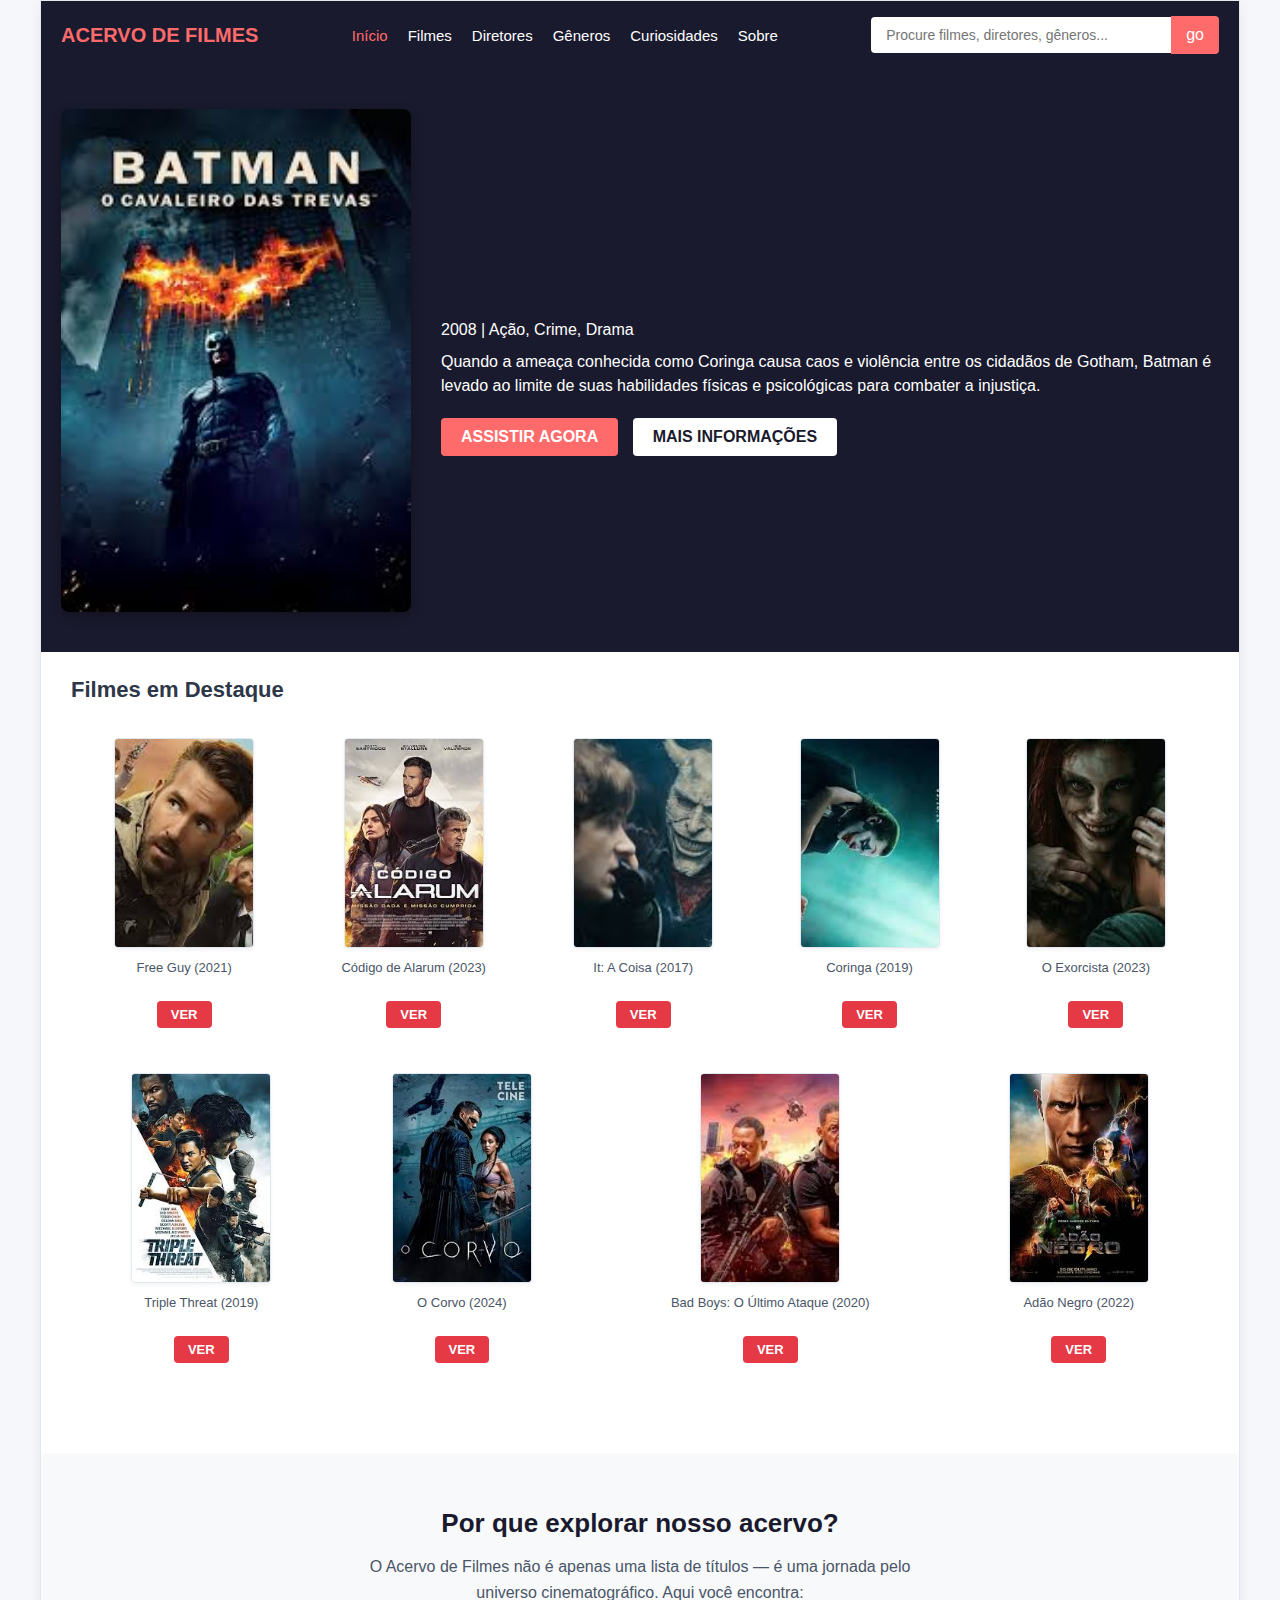
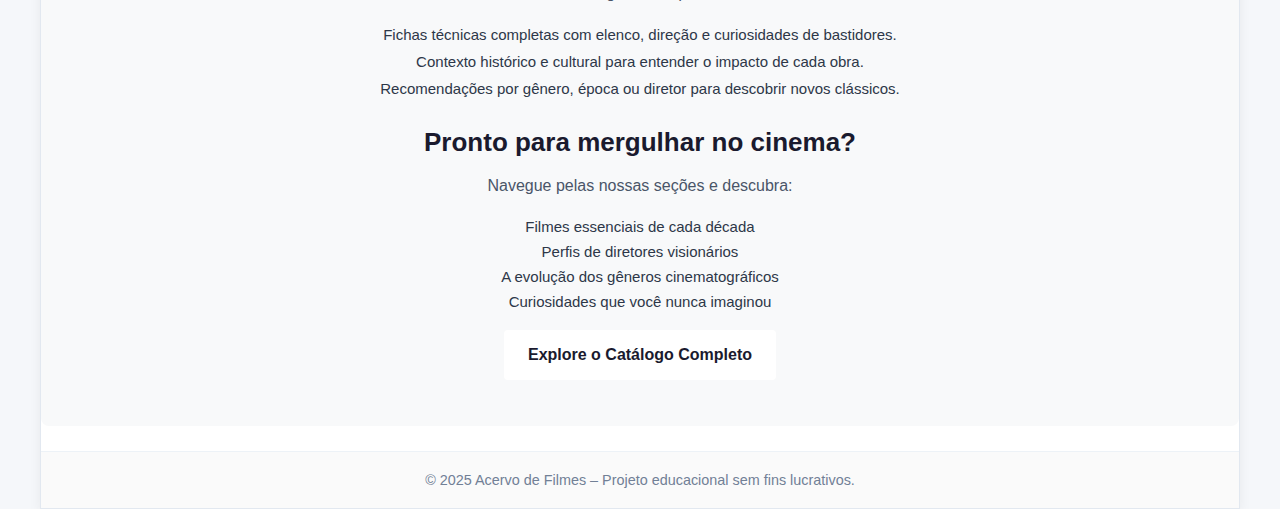
<file: index.html>
<!DOCTYPE html>
<html lang="pt-BR">
<head>
<meta charset="UTF-8">
<meta name="viewport" content="width=device-width, initial-scale=1.0">
<title>Acervo de Filmes</title>
<link rel="stylesheet" href="css/estilo-base.css">
<link rel="stylesheet" href="css/estilo-paginas.css">
</head>
<body>
<div class="container">

  <!-- Navbar -->
  <nav class="navbar">
    <div class="nav-left">
      <a href="index.html" class="logo">ACERVO DE FILMES</a>
    </div>
    
    <!-- Hamburger -->
    <div class="hamburger" id="hamburger">
      &#9776; <!-- ícone de hamburger -->
    </div>
  
    <div class="nav-center" id="nav-links">
      <a href="index.html" class="active">Início</a>
      <a href="catalogo.html">Filmes</a>
      <a href="diretores.html">Diretores</a>
      <a href="generos.html">Gêneros</a>
      <a href="curiosidades.html">Curiosidades</a>
      <a href="sobre.html">Sobre</a>
    </div>
  
    <div class="nav-right">
      <form class="search-form">
        <input type="text" placeholder="Procure filmes, diretores, gêneros...">
        <button type="submit">go</button>
      </form>
    </div>
  </nav>
  

  <!-- Banner Principal -->
  <div class="main-banner">
    <img src="imagens/filmeb.jpg" alt="O Cavaleiro das Trevas" class="banner-poster">
    <div class="banner-info">
      <h1>O CAVALEIRO DAS TREVAS</h1>
      <p>2008 | Ação, Crime, Drama</p>
      <p>Quando a ameaça conhecida como Coringa causa caos e violência entre os cidadãos de Gotham, Batman é levado ao limite de suas habilidades físicas e psicológicas para combater a injustiça.</p>
      <div class="banner-buttons">
        <a href="#" class="btn-watch">ASSISTIR AGORA</a>
        <a href="#" class="btn-more">MAIS INFORMAÇÕES</a>
      </div>
    </div>
  </div>

  <!-- Conteúdo de Filmes -->
  <div class="content">
    <h2>Filmes em Destaque</h2>

    <p id="noResults" style="display:none; text-align:center; color:#e63946; font-weight:bold; margin-top:20px;">
      Nenhum filme encontrado!
    </p>

    <!-- Tabela 1 -->
    <table class="filmes-grid">
      <tr>
        <td data-titulo="Free Guy" data-ano="2021" data-genero="Ação, Comédia">
          <img src="imagens/filme1.jpg" alt="Free Guy">
          <span class="titulo-filme">Free Guy (2021)</span><br>
          <a href="https://www.youtube.com/results?search_query=Free+Guy+trailer" target="_blank" class="btn-ver">VER</a>
        </td>
        <td data-titulo="Código de Alarum" data-ano="2023" data-genero="Ação, Thriller">
          <img src="imagens/filme2.jpg" alt="Código de Alarum">
          <span class="titulo-filme">Código de Alarum (2023)</span><br>
          <a href="https://www.youtube.com/results?search_query=Código+de+Alarum+trailer" target="_blank" class="btn-ver">VER</a>
        </td>
        <td data-titulo="It: A Coisa" data-ano="2017" data-genero="Terror, Suspense">
          <img src="imagens/filme3.jpg" alt="It - A Coisa">
          <span class="titulo-filme">It: A Coisa (2017)</span><br>
          <a href="https://www.youtube.com/results?search_query=It+A+Coisa+trailer" target="_blank" class="btn-ver">VER</a>
        </td>
        <td data-titulo="Coringa" data-ano="2019" data-genero="Drama, Crime">
          <img src="imagens/filme4.jpg" alt="Coringa">
          <span class="titulo-filme">Coringa (2019)</span><br>
          <a href="https://www.youtube.com/results?search_query=Coringa+trailer" target="_blank" class="btn-ver">VER</a>
        </td>
        <td data-titulo="O Exorcista" data-ano="2023" data-genero="Terror, Suspense">
          <img src="imagens/filme5.jpg" alt="O Exorcista">
          <span class="titulo-filme">O Exorcista (2023)</span><br>
          <a href="https://www.youtube.com/results?search_query=O+Exorcista+2023+trailer" target="_blank" class="btn-ver">VER</a>
        </td>
      </tr>
    </table>

    <!-- Tabela 2 -->
    <table class="filmes-grid">
      <tr>
        <td data-titulo="Triple Threat" data-ano="2019" data-genero="Ação, Artes Marciais">
          <img src="imagens/filme6.jpg" alt="Triple Threat">
          <span class="titulo-filme">Triple Threat (2019)</span><br>
          <a href="https://www.youtube.com/results?search_query=Triple+Threat+trailer" target="_blank" class="btn-ver">VER</a>
        </td>
        <td data-titulo="O Corvo" data-ano="2024" data-genero="Ação, Fantasia">
          <img src="imagens/filme7.jpg" alt="O Corvo">
          <span class="titulo-filme">O Corvo (2024)</span><br>
          <a href="https://www.youtube.com/results?search_query=O+Corvo+2024+trailer" target="_blank" class="btn-ver">VER</a>
        </td>
        <td data-titulo="Bad Boys: O Último Ataque" data-ano="2020" data-genero="Ação, Comédia">
          <img src="imagens/filme8.jpg" alt="Bad Boys for Life">
          <span class="titulo-filme">Bad Boys: O Último Ataque (2020)</span><br>
          <a href="https://www.youtube.com/results?search_query=Bad+Boys+O+Último+Ataque+trailer" target="_blank" class="btn-ver">VER</a>
        </td>
        <td data-titulo="Adão Negro" data-ano="2022" data-genero="Ação, Fantasia">
          <img src="imagens/filme9.jpg" alt="Adão Negro">
          <span class="titulo-filme">Adão Negro (2022)</span><br>
          <a href="https://www.youtube.com/results?search_query=Adão+Negro+trailer" target="_blank" class="btn-ver">VER</a>
        </td>
      </tr>
    </table>

  </div>
<!-- Seção informativa centralizada -->
<div style="text-align: center; padding: 30px 20px; background-color: #f8f9fa; border-radius: 8px; margin: 25px 0;">
  <h2 style="color: #1a1a2e; font-size: 26px; margin-bottom: 15px;">Por que explorar nosso acervo?</h2>
  <p style="font-size: 16px; line-height: 1.6; color: #4a5568; max-width: 600px; margin: 0 auto;">
    O Acervo de Filmes não é apenas uma lista de títulos — é uma jornada pelo universo cinematográfico. Aqui você encontra:
  </p>
  <ul style="list-style: none; padding: 0; margin: 20px auto; max-width: 600px; text-align: center;">
    <li style="margin: 10px 0; font-size: 15px; color: #2d3748;">Fichas técnicas completas com elenco, direção e curiosidades de bastidores.</li>
    <li style="margin: 10px 0; font-size: 15px; color: #2d3748;">Contexto histórico e cultural para entender o impacto de cada obra.</li>
    <li style="margin: 10px 0; font-size: 15px; color: #2d3748;">Recomendações por gênero, época ou diretor para descobrir novos clássicos.</li>
  </ul>

  <h2 style="color: #1a1a2e; font-size: 26px; margin: 30px 0 15px 0;">Pronto para mergulhar no cinema?</h2>
  <p style="font-size: 16px; line-height: 1.6; color: #4a5568; max-width: 600px; margin: 0 auto 20px;">
    Navegue pelas nossas seções e descubra:
  </p>
  <ul style="list-style: none; padding: 0; margin: 0 auto 20px; max-width: 600px; text-align: center;">
    <li style="margin: 8px 0; font-size: 15px; color: #2d3748;">Filmes essenciais de cada década</li>
    <li style="margin: 8px 0; font-size: 15px; color: #2d3748;">Perfis de diretores visionários</li>
    <li style="margin: 8px 0; font-size: 15px; color: #2d3748;">A evolução dos gêneros cinematográficos</li>
    <li style="margin: 8px 0; font-size: 15px; color: #2d3748;">Curiosidades que você nunca imaginou</li>
  </ul>

  <p style="margin-top: 20px;">
    <a href="catalogo.html" class="btn-more" style="padding: 12px 24px; font-size: 16px; display: inline-block;">Explore o Catálogo Completo</a>
  </p>
</div>

  <footer>
    &copy; 2025 Acervo de Filmes – Projeto educacional sem fins lucrativos.
  </footer>
</div>

<scriptb src="./js/scrip.js"></script>
</body>
</html>
</file>
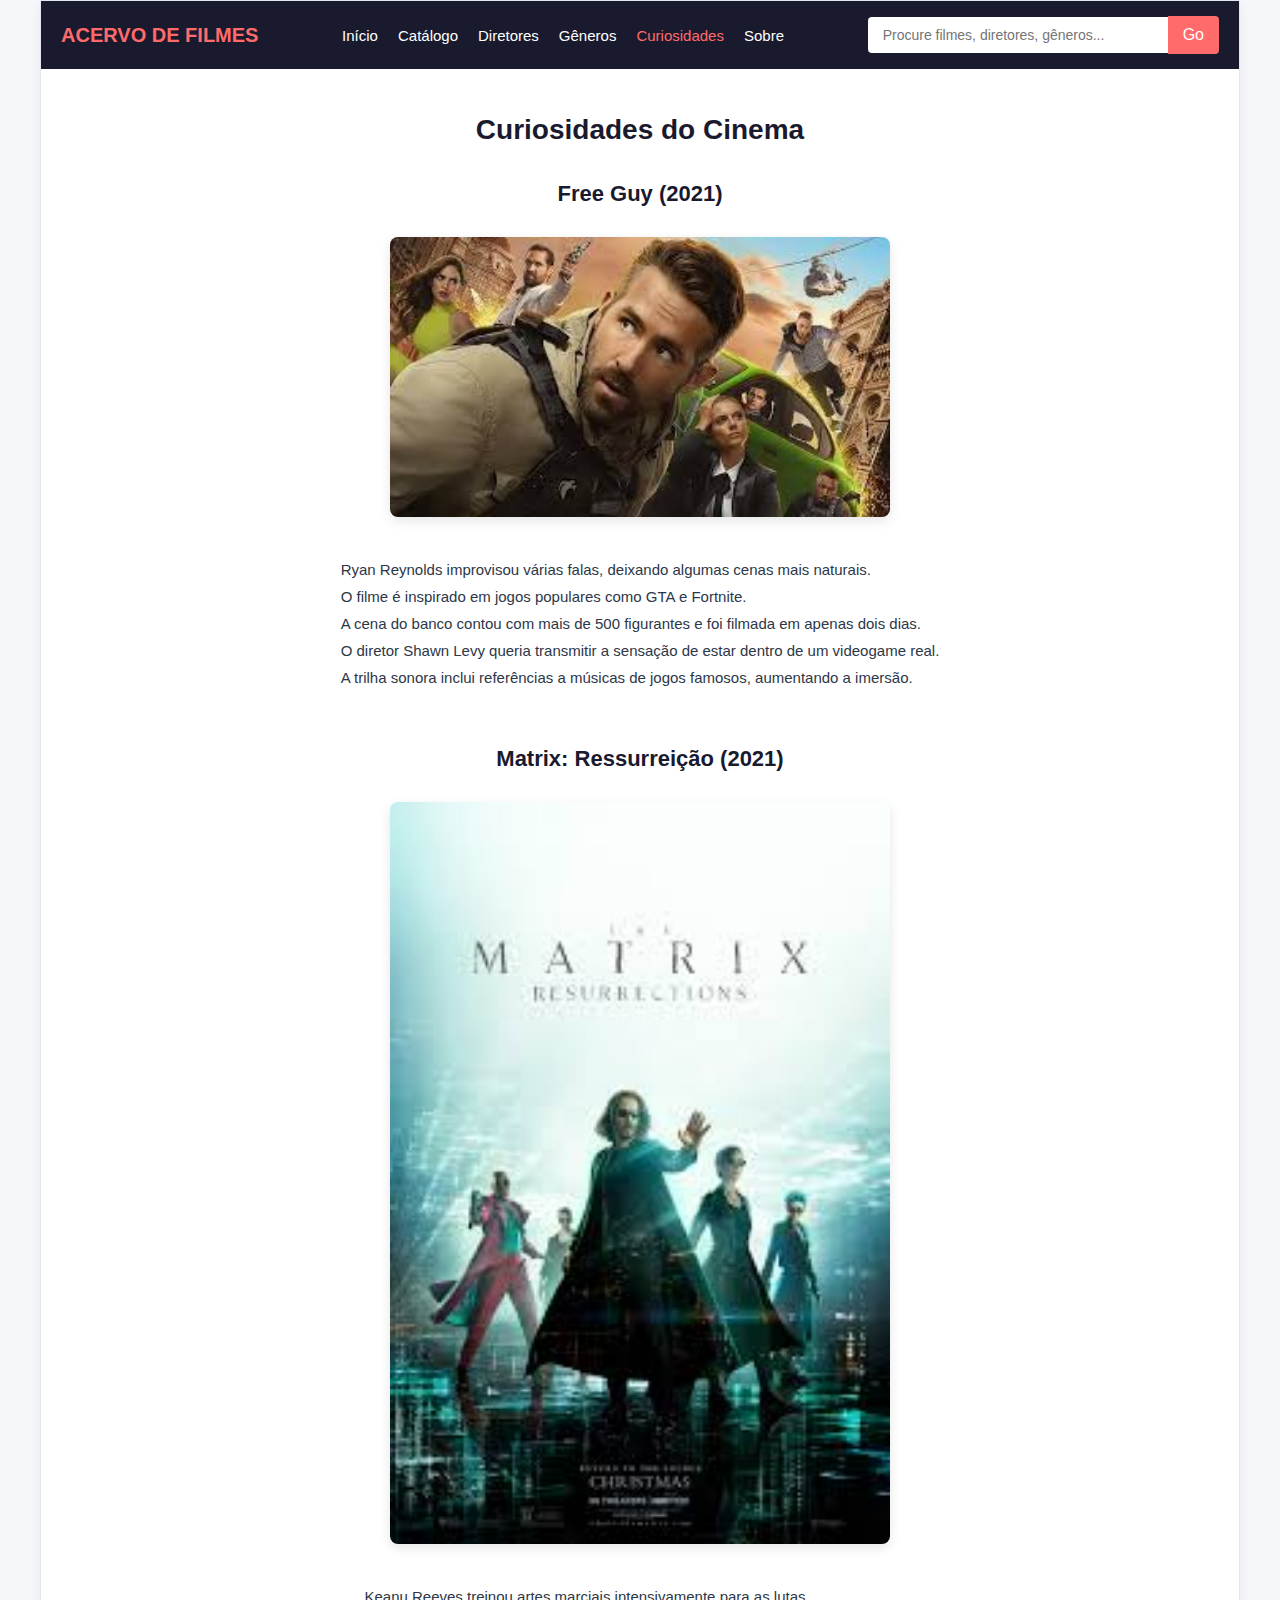
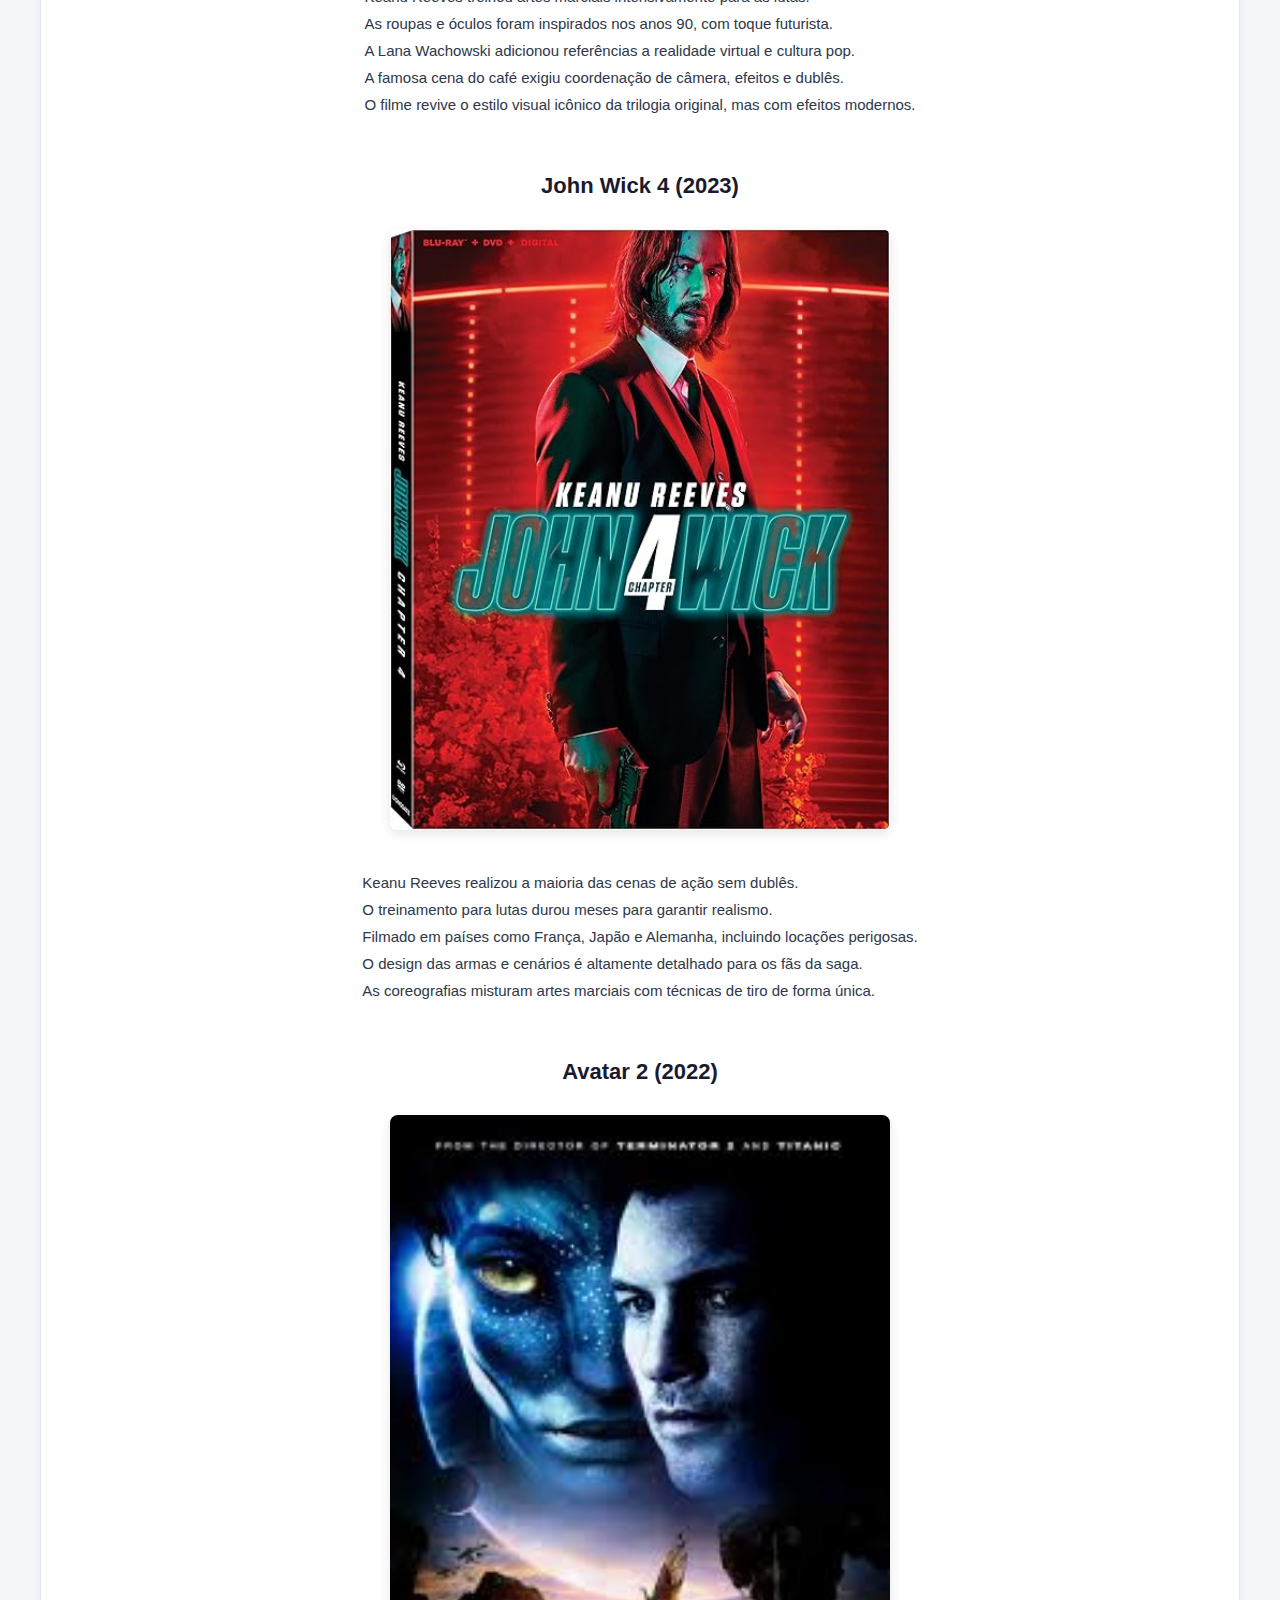
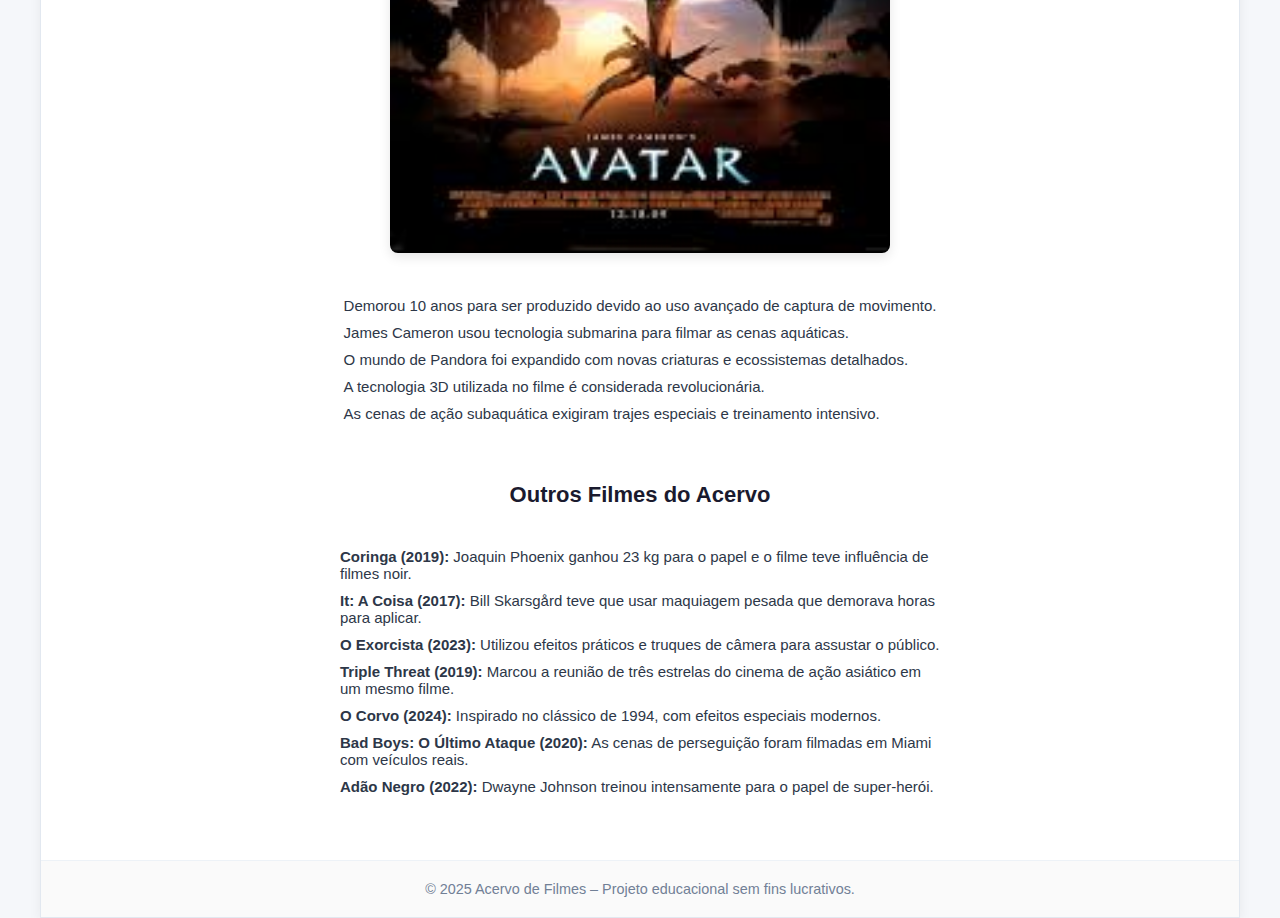
<file: curiosidades.html>
<!DOCTYPE html>
<html lang="pt-BR">
<head>
  <meta charset="UTF-8">
  <title>Curiosidades – Acervo de Filmes</title>
  <link rel="stylesheet" href="css/estilo-base.css">
  <link rel="stylesheet" href="css/estilo-paginas.css">
  <style>
    .content {
      padding: 20px 30px 40px;
      max-width: 1000px;
      margin: 0 auto;
      text-align: center;
    }

    .content img.destaque {
      border-radius: 8px;
      margin: 15px 0;
      width: 80%;
      max-width: 500px;
      height: auto;
      box-shadow: 0 4px 12px rgba(0,0,0,0.1);
    }

    .content ul {
      list-style: none;
      padding: 0;
      text-align: left;
      display: inline-block;
      margin: 15px auto;
      max-width: 600px;
    }

    .content li {
      margin: 10px 0;
      font-size: 15px;
      color: #2d3748;
    }

    h2 {
      margin-top: 35px;
      color: #1a1a2e;
    }

    @media (max-width: 768px) {
      .content img.destaque {
        width: 100%;
      }
      .content ul {
        max-width: 100%;
        text-align: left;
      }
    }
  </style>
</head>
<body>
  <div class="container">

<nav class="navbar">
  <div class="nav-left">
    <a href="index.html" class="logo">ACERVO DE FILMES</a>
  </div>

  <div class="hamburger" id="hamburger">&#9776;</div>

  <div class="nav-center" id="nav-links">
    <a href="index.html">Início</a>
    <a href="catalogo.html">Catálogo</a>
    <a href="diretores.html">Diretores</a>
    <a href="generos.html">Gêneros</a>
    <a href="curiosidades.html" class="active">Curiosidades</a>
    <a href="sobre.html">Sobre</a>
  </div>


  <div class="nav-right">
    <form class="search-form">
      <input type="text" placeholder="Procure filmes, diretores, gêneros...">
      <button type="submit">Go</button>
    </form>
  </div>
</nav>


 
    <div class="content">
      <h1>Curiosidades do Cinema</h1>

      <h2>Free Guy (2021)</h2>
      <img src="imagens/filme1.jpg" alt="Free Guy" class="destaque">
      <ul>
        <li>Ryan Reynolds improvisou várias falas, deixando algumas cenas mais naturais.</li>
        <li>O filme é inspirado em jogos populares como GTA e Fortnite.</li>
        <li>A cena do banco contou com mais de 500 figurantes e foi filmada em apenas dois dias.</li>
        <li>O diretor Shawn Levy queria transmitir a sensação de estar dentro de um videogame real.</li>
        <li>A trilha sonora inclui referências a músicas de jogos famosos, aumentando a imersão.</li>
      </ul>

      <h2>Matrix: Ressurreição (2021)</h2>
      <img src="imagens/filme10.jpg" alt="Matrix: Ressurreição" class="destaque">
      <ul>
        <li>Keanu Reeves treinou artes marciais intensivamente para as lutas.</li>
        <li>As roupas e óculos foram inspirados nos anos 90, com toque futurista.</li>
        <li>A Lana Wachowski adicionou referências a realidade virtual e cultura pop.</li>
        <li>A famosa cena do café exigiu coordenação de câmera, efeitos e dublês.</li>
        <li>O filme revive o estilo visual icônico da trilogia original, mas com efeitos modernos.</li>
      </ul>

      <h2>John Wick 4 (2023)</h2>
      <img src="imagens/filme11.jpg" alt="John Wick 4" class="destaque">
      <ul>
        <li>Keanu Reeves realizou a maioria das cenas de ação sem dublês.</li>
        <li>O treinamento para lutas durou meses para garantir realismo.</li>
        <li>Filmado em países como França, Japão e Alemanha, incluindo locações perigosas.</li>
        <li>O design das armas e cenários é altamente detalhado para os fãs da saga.</li>
        <li>As coreografias misturam artes marciais com técnicas de tiro de forma única.</li>
      </ul>

      <h2>Avatar 2 (2022)</h2>
      <img src="imagens/filme12.jpg" alt="Avatar 2" class="destaque">
      <ul>
        <li>Demorou 10 anos para ser produzido devido ao uso avançado de captura de movimento.</li>
        <li>James Cameron usou tecnologia submarina para filmar as cenas aquáticas.</li>
        <li>O mundo de Pandora foi expandido com novas criaturas e ecossistemas detalhados.</li>
        <li>A tecnologia 3D utilizada no filme é considerada revolucionária.</li>
        <li>As cenas de ação subaquática exigiram trajes especiais e treinamento intensivo.</li>
      </ul>

      <h2>Outros Filmes do Acervo</h2>
      <ul>
        <li><strong>Coringa (2019):</strong> Joaquin Phoenix ganhou 23 kg para o papel e o filme teve influência de filmes noir.</li>
        <li><strong>It: A Coisa (2017):</strong> Bill Skarsgård teve que usar maquiagem pesada que demorava horas para aplicar.</li>
        <li><strong>O Exorcista (2023):</strong> Utilizou efeitos práticos e truques de câmera para assustar o público.</li>
        <li><strong>Triple Threat (2019):</strong> Marcou a reunião de três estrelas do cinema de ação asiático em um mesmo filme.</li>
        <li><strong>O Corvo (2024):</strong> Inspirado no clássico de 1994, com efeitos especiais modernos.</li>
        <li><strong>Bad Boys: O Último Ataque (2020):</strong> As cenas de perseguição foram filmadas em Miami com veículos reais.</li>
        <li><strong>Adão Negro (2022):</strong> Dwayne Johnson treinou intensamente para o papel de super-herói.</li>
      </ul>

    </div>


    <footer>
      &copy; 2025 Acervo de Filmes – Projeto educacional sem fins lucrativos.
    </footer>
  </div>

 
  <scriptb src="./js/scrip.js"></script>
</body>
</html>
</file>
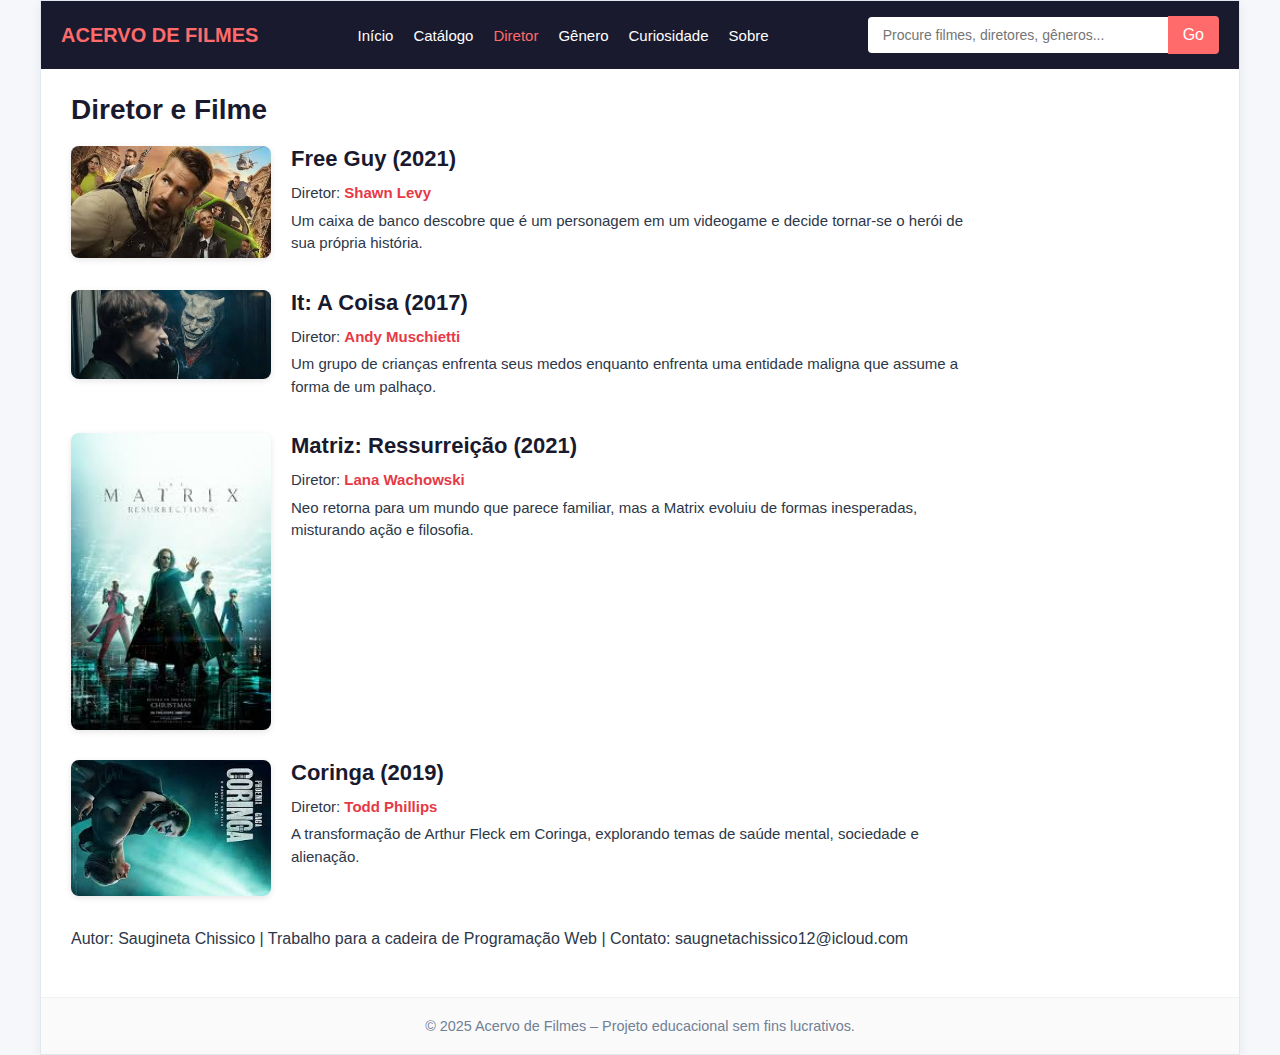
<file: diretores.html>
<!DOCTYPE html>
<html lang="pt-BR">
<head>
  <meta charset="UTF-8">
  <title>Diretor – Acervo de Filmes</title>
  <link rel="stylesheet" href="css/estilo-base.css">
  <link rel="stylesheet" href="css/estilo-paginas.css">
  <style>

    .filme-item {
      display: flex;
      align-items: flex-start;
      margin-bottom: 30px;
      gap: 20px;
    }

    .filme-item img {
      width: 200px;
      height: auto;
      border-radius: 8px;
      box-shadow: 0 2px 6px rgba(0,0,0,0.1);
    }

    .filme-info {
      max-width: 700px;
    }

    .filme-info h2 {
      margin: 0 0 10px 0;
      font-size: 22px;
      color: #1a1a2e;
    }

    .filme-info p {
      margin: 5px 0;
      line-height: 1.5;
      font-size: 15px;
    }

    .filme-info span {
      font-weight: 600;
      color: #e63946;
    }
  </style>
</head>
<body>
  <div class="container">

   
    <nav class="navbar">
      <div class="nav-left">
        <a href="index.html" class="logo">ACERVO DE FILMES</a>
      </div>
      <div class="hamburger" id="hamburger">&#9776;</div>
      <div class="nav-center" id="nav-links">
        <a href="index.html">Início</a>
        <a href="catalogo.html">Catálogo</a>
        <a href="diretores.html" class="active">Diretor</a>
        <a href="generos.html">Gênero</a>
        <a href="curiosidades.html">Curiosidade</a>
        <a href="sobre.html">Sobre</a>
      </div>
      <div class="nav-right">
        <form class="search-form">
          <input type="text" placeholder="Procure filmes, diretores, gêneros...">
          <button type="submit">Go</button>
        </form>
      </div>
    </nav>

    <div class="content">
      <h1>Diretor e Filme</h1>

 
      <div class="filme-item">
        <img src="imagens/filme1.jpg" alt="Free Guy">
        <div class="filme-info">
          <h2>Free Guy (2021)</h2>
          <p>Diretor: <span>Shawn Levy</span></p>
          <p>Um caixa de banco descobre que é um personagem em um videogame e decide tornar-se o herói de sua própria história.</p>
        </div>
      </div>

  
      <div class="filme-item">
        <img src="imagens/filme3.jpg" alt="It - A Coisa">
        <div class="filme-info">
          <h2>It: A Coisa (2017)</h2>
          <p>Diretor: <span>Andy Muschietti</span></p>
          <p>Um grupo de crianças enfrenta seus medos enquanto enfrenta uma entidade maligna que assume a forma de um palhaço.</p>
        </div>
      </div>

   
      <div class="filme-item">
        <img src="imagens/filme10.jpg" alt="Matriz Ressurreição">
        <div class="filme-info">
          <h2>Matriz: Ressurreição (2021)</h2>
          <p>Diretor: <span>Lana Wachowski</span></p>
          <p>Neo retorna para um mundo que parece familiar, mas a Matrix evoluiu de formas inesperadas, misturando ação e filosofia.</p>
        </div>
      </div>


      <div class="filme-item">
        <img src="imagens/filme4.jpg" alt="Coringa">
        <div class="filme-info">
          <h2>Coringa (2019)</h2>
          <p>Diretor: <span>Todd Phillips</span></p>
          <p>A transformação de Arthur Fleck em Coringa, explorando temas de saúde mental, sociedade e alienação.</p>
        </div>
      </div>

      <p>Autor: Saugineta Chissico | Trabalho para a cadeira de Programação Web | Contato: saugnetachissico12@icloud.com</p>
    </div>

    <footer>
      &copy; 2025 Acervo de Filmes – Projeto educacional sem fins lucrativos.
    </footer>
  </div>

  <scriptb src="./js/scrip.js"></script>
</body>
</html>
</file>
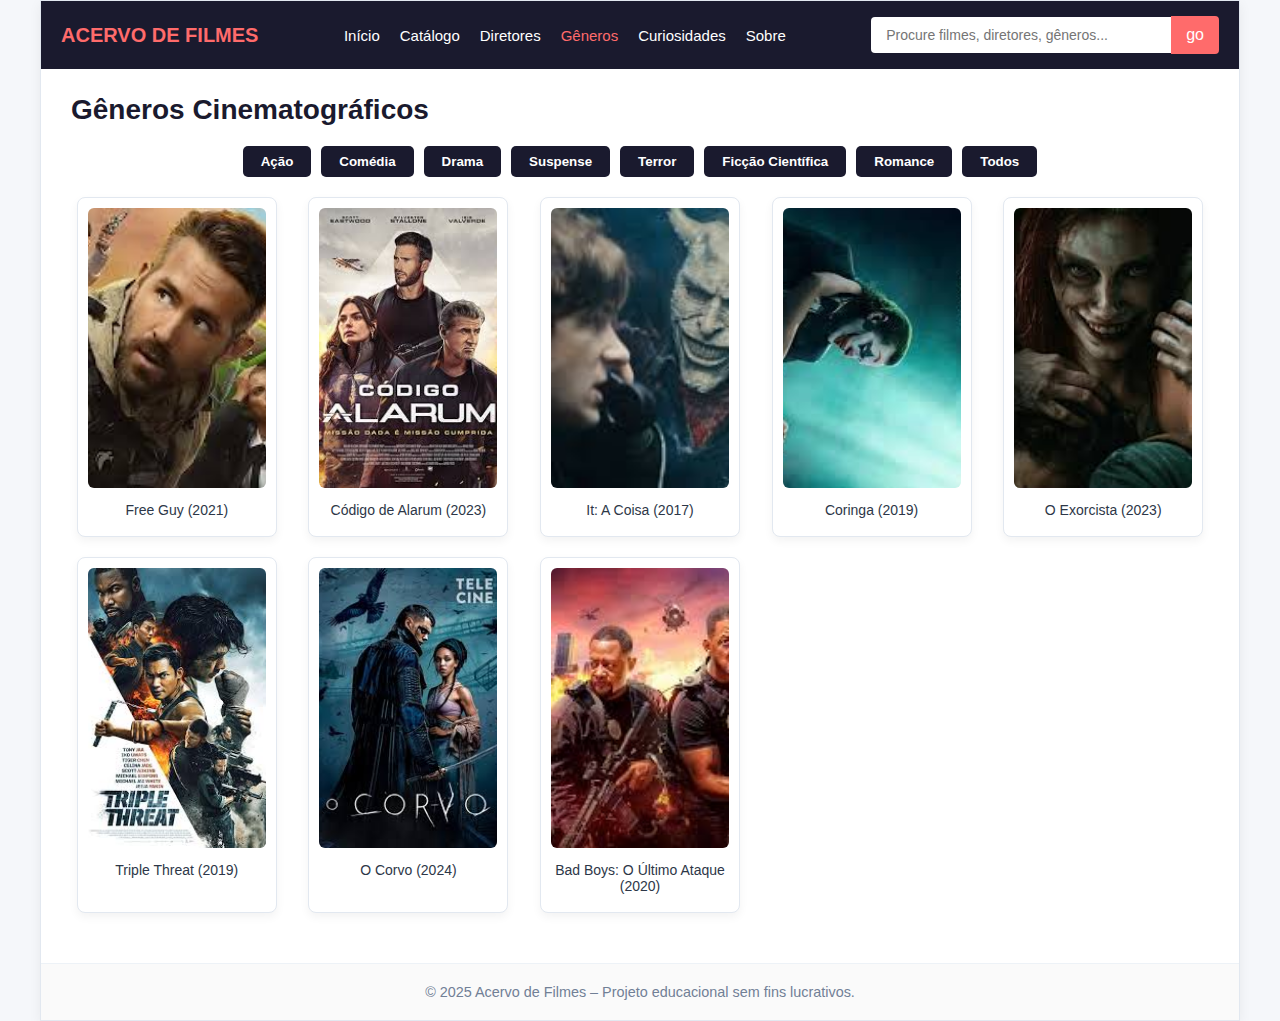
<file: generos.html>
<!DOCTYPE html>
<html lang="pt-BR">
<head>
  <meta charset="UTF-8">
  <title>Gêneros – Acervo de Filmes</title>
  <link rel="stylesheet" href="css/estilo-base.css">
  <link rel="stylesheet" href="css/estilo-paginas.css">
  <style>

    .filtro-generos {
      display: flex;
      flex-wrap: wrap;
      justify-content: center;
      margin: 20px 0;
      gap: 10px;
    }

    .filtro-generos .btn-genero {
      background-color: #1a1a2e;
      color: white;
      border: none;
      padding: 8px 18px;
      border-radius: 5px;
      cursor: pointer;
      font-weight: 600;
      transition: background-color 0.2s;
    }

    .filtro-generos .btn-genero:hover {
      background-color: #ff6b6b;
    }


    .filmes-geral {
      display: grid;
      grid-template-columns: repeat(auto-fit, minmax(180px, 1fr));
      gap: 20px;
      margin: 20px 0;
      justify-items: center;
    }

    .filme {
      background-color: #fff;
      border: 1px solid #e2e8f0;
      border-radius: 8px;
      box-shadow: 0 4px 10px rgba(0,0,0,0.05);
      padding: 10px;
      text-align: center;
      transition: transform 0.2s, box-shadow 0.2s;
      width: 100%;
      max-width: 200px;
    }

    .filme img {
      width: 100%;
      height: 280px;
      object-fit: cover;
      border-radius: 6px;
      margin-bottom: 10px;
    }

    .filme .titulo-filme {
      font-size: 14px;
      color: #2d3748;
      display: block;
      margin-bottom: 8px;
    }

    .filme:hover {
      transform: translateY(-5px);
      box-shadow: 0 8px 20px rgba(0,0,0,0.12);
    }


    @media (max-width: 768px) {
      .filme img {
        height: 220px;
      }

      .filme {
        max-width: 150px;
      }
    }

    @media (max-width: 480px) {
      .filme img {
        height: 180px;
      }

      .filme {
        max-width: 120px;
      }

      .filtro-generos {
        gap: 6px;
      }

      .filtro-generos .btn-genero {
        padding: 6px 12px;
        font-size: 12px;
      }
    }
  </style>
</head>
<body>
  <div class="container">
  
    <nav class="navbar">
      <div class="nav-left">
        <a href="index.html" class="logo">ACERVO DE FILMES</a>
      </div>
      <div class="hamburger" id="hamburger">&#9776;</div>
      <div class="nav-center" id="nav-links">
        <a href="index.html">Início</a>
        <a href="catalogo.html">Catálogo</a>
        <a href="diretores.html">Diretores</a>
        <a href="generos.html" class="active">Gêneros</a>
        <a href="curiosidades.html">Curiosidades</a>
        <a href="sobre.html">Sobre</a>
      </div>
      <div class="nav-right">
        <form class="search-form">
          <input type="text" placeholder="Procure filmes, diretores, gêneros...">
          <button type="submit">go</button>
        </form>
      </div>
    </nav>

    <div class="content">
      <h1>Gêneros Cinematográficos</h1>

  
      <div class="filtro-generos">
        <button class="btn-genero" data-genero="acao">Ação</button>
        <button class="btn-genero" data-genero="comedia">Comédia</button>
        <button class="btn-genero" data-genero="drama">Drama</button>
        <button class="btn-genero" data-genero="suspense">Suspense</button>
        <button class="btn-genero" data-genero="terror">Terror</button>
        <button class="btn-genero" data-genero="ficcao">Ficção Científica</button>
        <button class="btn-genero" data-genero="romance">Romance</button>
        <button class="btn-genero" data-genero="todos">Todos</button>
      </div>

   
      <div class="filmes-geral">
        <div class="filme" data-genero="acao">
          <img src="imagens/filme1.jpg" alt="Free Guy">
          <span class="titulo-filme">Free Guy (2021)</span>
        </div>
        <div class="filme" data-genero="acao">
          <img src="imagens/filme2.jpg" alt="Código de Alarum">
          <span class="titulo-filme">Código de Alarum (2023)</span>
        </div>
        <div class="filme" data-genero="terror">
          <img src="imagens/filme3.jpg" alt="It - A Coisa">
          <span class="titulo-filme">It: A Coisa (2017)</span>
        </div>
        <div class="filme" data-genero="acao">
          <img src="imagens/filme4.jpg" alt="Coringa">
          <span class="titulo-filme">Coringa (2019)</span>
        </div>
        <div class="filme" data-genero="terror">
          <img src="imagens/filme5.jpg" alt="O Exorcista">
          <span class="titulo-filme">O Exorcista (2023)</span>
        </div>
        <div class="filme" data-genero="acao">
          <img src="imagens/filme6.jpg" alt="Triple Threat">
          <span class="titulo-filme">Triple Threat (2019)</span>
        </div>
        <div class="filme" data-genero="acao">
          <img src="imagens/filme7.jpg" alt="O Corvo">
          <span class="titulo-filme">O Corvo (2024)</span>
        </div>
        <div class="filme" data-genero="acao">
          <img src="imagens/filme8.jpg" alt="Bad Boys for Life">
          <span class="titulo-filme">Bad Boys: O Último Ataque (2020)</span>
        </div>
      </div>
    </div>

    <footer>
      &copy; 2025 Acervo de Filmes – Projeto educacional sem fins lucrativos.
    </footer>
  </div>

  <scriptb src="./js/scrip.js"></script>
</body>
</html>
</file>
<file: css/estilo-base.css>
/* estilo-base.css */
body {
  font-family: "Helvetica Neue", Arial, sans-serif;
  background-color: #f5f7fa;
  color: #2d3748;
  margin: 0;
  overflow-x: hidden;
  box-sizing: border-box;
  padding: 0;
}


*, *::before, *::after {
  box-sizing: inherit;
}

a {
  color: #e63946;
  text-decoration: none;
}

a:hover {
  text-decoration: underline;
}

.container {
  width: 100%;
  max-width: 1200px;
  margin: 0 auto;
  background-color: white;
  border: 1px solid #e2e8f0;
  box-shadow: 0 4px 12px rgba(0, 0, 0, 0.06);
}

/* Navbar */
.navbar {
  background-color: #1a1a2e;
  padding: 15px 20px;
  display: flex;
  justify-content: space-between;
  align-items: center;
  flex-wrap: wrap;
}

.nav-left .logo {
  color: #ff6b6b;
  font-weight: bold;
  font-size: 20px;
  text-decoration: none;
}

.nav-center {
  display: flex;
  gap: 20px;
  flex-wrap: wrap;
}

.nav-center a {
  color: white;
  font-weight: 500;
  text-decoration: none;
  font-size: 15px;
}

.nav-center a:hover {
  color: #ff6b6b;
}

.nav-center a.active {
  color: #ff6b6b;
}

.search-form {
  display: flex;
  align-items: center;
}

.search-form input {
  padding: 10px 15px;
  border: none;
  border-radius: 4px 0 0 4px;
  width: 300px;
  font-size: 14px;
}

.search-form button {
  background-color: #ff6b6b;
  color: white;
  border: none;
  padding: 10px 15px;
  cursor: pointer;
  border-radius: 0 4px 4px 0;
  font-size: 16px;
}

/* Banner Principal */
.main-banner {
  display: flex;
  background-color: #1a1a2e;
  padding: 40px 20px;
  gap: 30px;
  align-items: center;
  flex-wrap: wrap;
}

.banner-poster {
  width: 350px;
  height: auto;
  border-radius: 8px;
  box-shadow: 0 4px 12px rgba(0,0,0,0.3);
}

.banner-info {
  flex: 1;
  min-width: 300px;
  color: white;
}

.banner-info h1 {
  font-size: 36px;
  margin: 0 0 10px 0;
  font-weight: 700;
}
/* Navbar padrão */
.navbar {
  background-color: #1a1a2e;
  padding: 15px 20px;
  display: flex;
  justify-content: space-between;
  align-items: center;
  flex-wrap: wrap;
  position: relative;
}

.nav-left .logo {
  color: #ff6b6b;
  font-weight: bold;
  font-size: 20px;
  text-decoration: none;
}

.nav-center {
  display: flex;
  gap: 20px;
}

.nav-center a {
  color: white;
  font-weight: 500;
  text-decoration: none;
  font-size: 15px;
}

.nav-center a:hover {
  color: #ff6b6b;
}

.search-form {
  display: flex;
  align-items: center;
}

.search-form input {
  padding: 10px 15px;
  border: none;
  border-radius: 4px 0 0 4px;
  width: 300px;
}

.search-form button {
  background-color: #ff6b6b;
  color: white;
  border: none;
  padding: 10px 15px;
  cursor: pointer;
  border-radius: 0 4px 4px 0;
}

/* Hamburger */
.hamburger {
  display: none;
  font-size: 26px;
  color: white;
  cursor: pointer;
}

/* Responsividade */
@media (max-width: 768px) {
  .nav-center, .search-form {
    display: none;
    width: 100%;
    flex-direction: column;
    margin-top: 10px;
    background-color: #1a1a2e;
  }

  .nav-center.show, .search-form.show {
    display: flex;
  }

  .hamburger {
    display: block;
  }

  .nav-center a {
    padding: 10px;
    border-top: 1px solid #333;
    text-align: center;
  }
}

.banner-info p {
  margin: 8px 0;
  line-height: 1.5;
}

.banner-buttons {
  margin-top: 20px;
}

.btn-watch {
  background-color: #ff6b6b;
  color: white;
  padding: 10px 20px;
  border-radius: 4px;
  text-decoration: none;
  font-weight: 600;
  margin-right: 10px;
  display: inline-block;
}

.btn-watch:hover {
  background-color: #ff5252;
}

.btn-more {
  background-color: white;
  color: #1a1a2e;
  padding: 10px 20px;
  border-radius: 4px;
  text-decoration: none;
  font-weight: 600;
  display: inline-block;
}

.btn-more:hover {
  background-color: #f0f0f0;
}

footer {
  text-align: center;
  padding: 20px;
  font-size: 0.9em;
  color: #718096;
  border-top: 1px solid #edf2f7;
  background-color: #fafafa;
}
@media (max-width: 1024px) {
  .main-banner {
    flex-direction: column;
    align-items: center;
    padding: 20px;
  }

  .banner-poster {
    width: 80%;
    max-width: 300px;
    margin-bottom: 20px;
  }

  .banner-info {
    text-align: center;
  }

  .search-form input {
    width: 200px;
  }

  .nav-center {
    flex-wrap: wrap;
    justify-content: center;
    gap: 10px;
  }
}

@media (max-width: 768px) {
  .filmes-grid {
    display: flex;
    flex-wrap: wrap;
    justify-content: center;
  }

  .filmes-grid td {
    display: flex;
    flex-direction: column;
    align-items: center;
    width: 45%;
    margin: 10px;
  }

  .filmes-grid img {
    width: 100%;
    height: auto;
  }
}

@media (max-width: 480px) {
  .filmes-grid td {
    width: 90%;
  }

  .search-form {
    flex-direction: column;
    gap: 10px;
  }

  .search-form input {
    width: 100%;
  }

  .banner-poster {
    width: 90%;
  }
}
</file>
<file: css/estilo-paginas.css>
.content {
  padding: 0 30px 30px;
}

  .btn-ver {
    display: inline-block;
    background-color: #e63946; 
    color: white;
  text-decoration: none;
  padding: 6px 14px;
  border-radius: 4px;
  font-size: 13px;
  font-weight: 600;
  margin-top: 8px;
  transition: background-color 0.2s;
}

.btn-ver:hover {
  background-color: #d62839;
  text-decoration: none;
}
h1 {
    color: #1a1a2e;
    font-size: 28px;
    margin: 25px 0 20px;
    font-weight: 700;
  }
  
  h2 {
    color: #2d3748;
    font-size: 22px;
    margin: 25px 0 15px;
    font-weight: 600;
  }
  
  p {
    margin-bottom: 16px;
    line-height: 1.6;
  }
  
  ul {
    margin-left: 25px;
    margin-bottom: 18px;
  }
  
  li {
    margin-bottom: 8px;
  }
  
 
  .filmes-grid {
    width: 100%;
    border-collapse: collapse;
    margin: 25px 0;
  }
  
  .filmes-grid td {
    padding: 10px;
    text-align: center;
    vertical-align: top;
  }
  
  .filmes-grid img {
    width: 140px;
    height: 210px;
    object-fit: cover;
    border: 1px solid #e2e8f0;
    border-radius: 4px;
    box-shadow: 0 2px 4px rgba(0,0,0,0.05);
    transition: transform 0.2s;
  }
  
  .filmes-grid img:hover {
    transform: scale(1.03);
    box-shadow: 0 4px 8px rgba(0,0,0,0.1);
  }
  
  .filmes-grid .titulo-filme {
    font-size: 13px;
    color: #4a5568;
    margin-top: 8px;
    display: block;
  }
</file>
